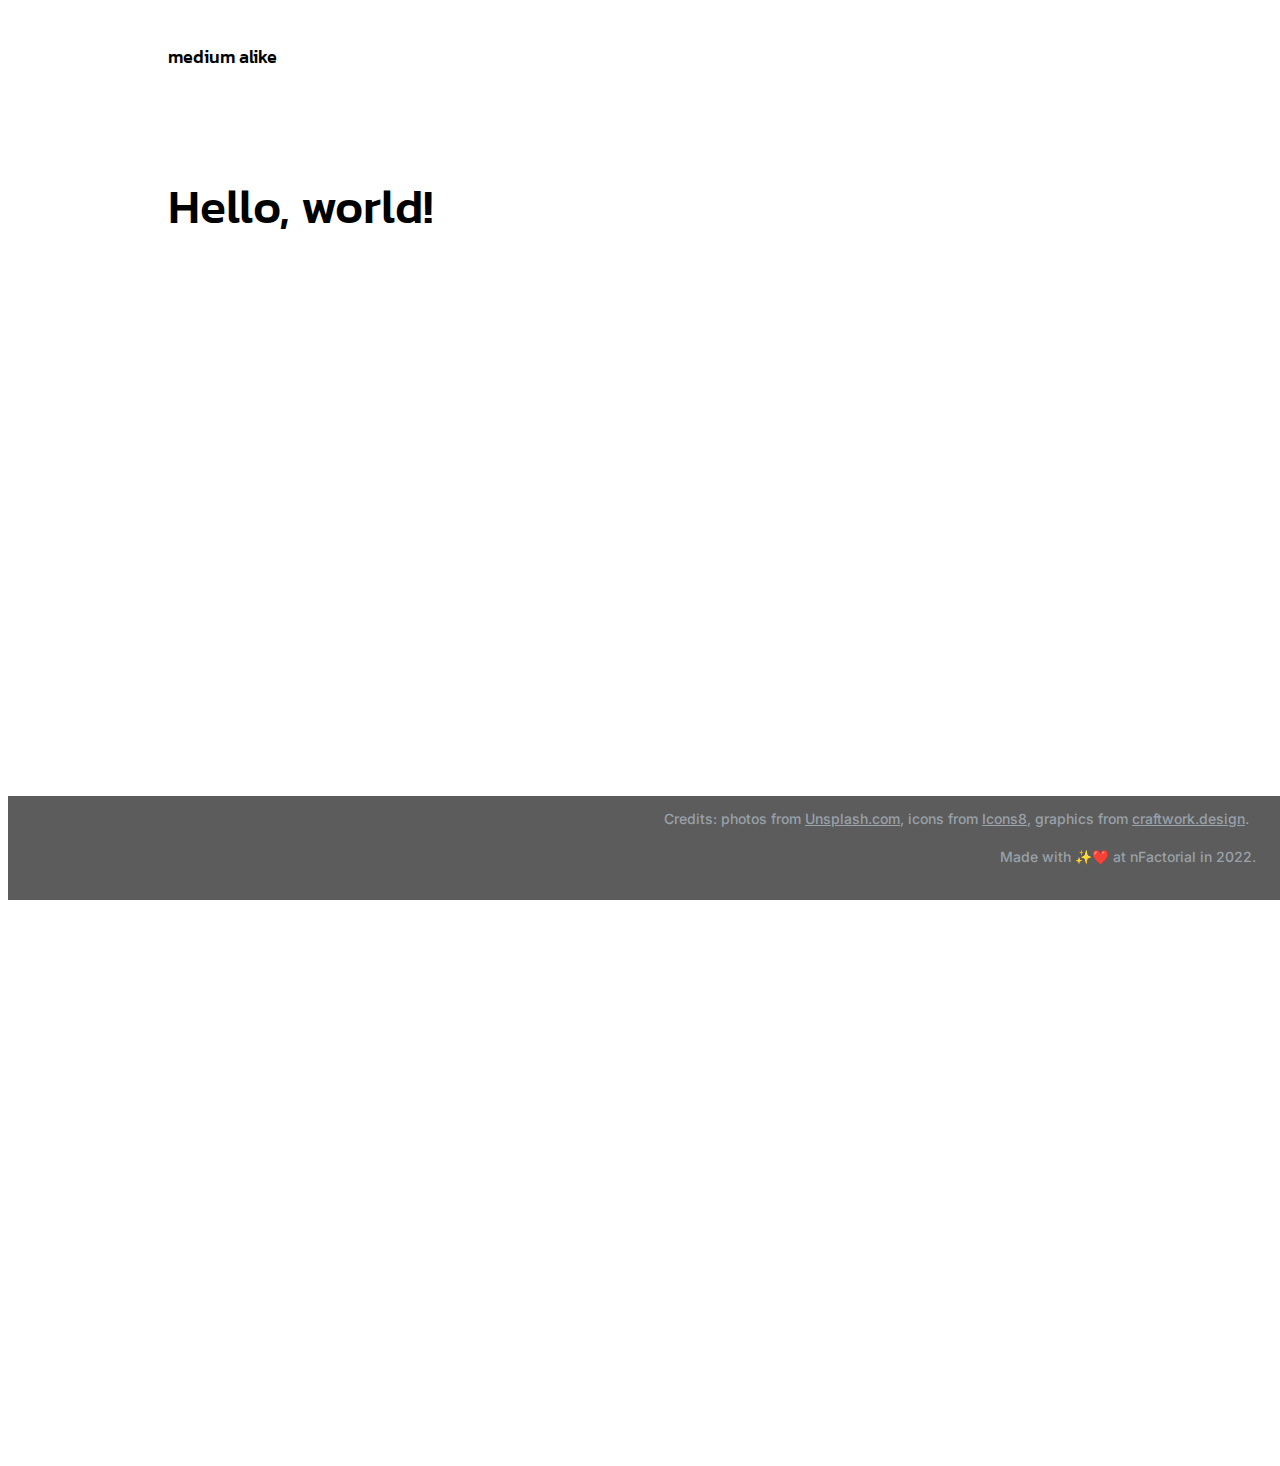
<file: index.html>
<!DOCTYPE html>
<html lang="en">
<head>
    <link rel="stylesheet" type="text/css" href="index.css">
    <meta charset="UTF-8">
    <meta name="viewport" content="width=device-width, initial-scale=1.0">
    <title>Document</title>
</head>
<body>
    
        <header class="headerr">
            <div>medium alike</div> 
        </header>
        <div class="heading">
            <div>Hello, world!</div>
            </div>
        <main>
            <div class="newsList">
        </main>
        <footer class="footer">
            <div class="credits">Credits: photos from&nbsp;<a href="https://unsplash.com/@surface"> Unsplash.com </a> , icons from&nbsp;<a href="https://icons8.com/"> Icons8 </a>, graphics from&nbsp;<a href="https://craftwork.design/checkout/purchase-confirmation/?payment_key=a3ba0d28aa30dfd691cd535acb1f4228"> craftwork.design</a>.</div>
            <div class="nFactorial">Made with ✨❤️ at nFactorial in 2022.</div>
        </footer>
    <script src="./index.js"></script>
</body>
</html>
</file>
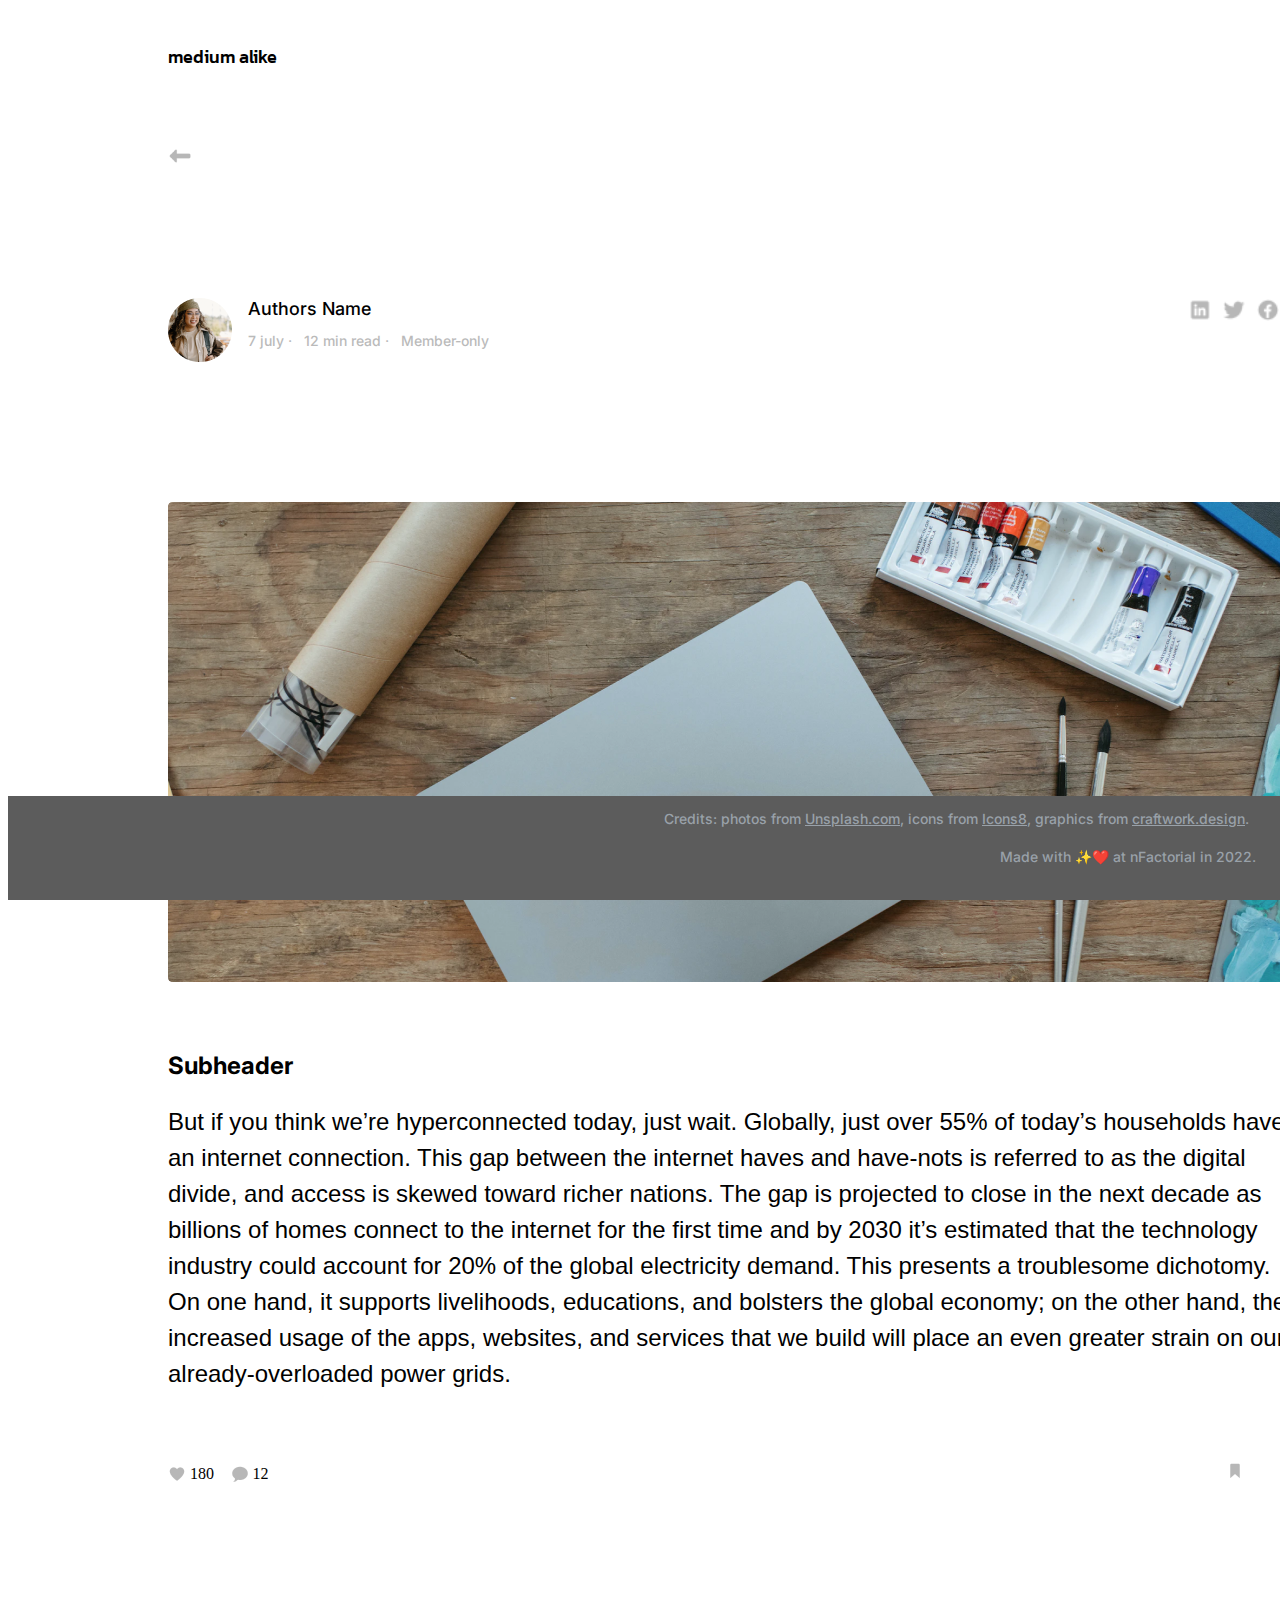
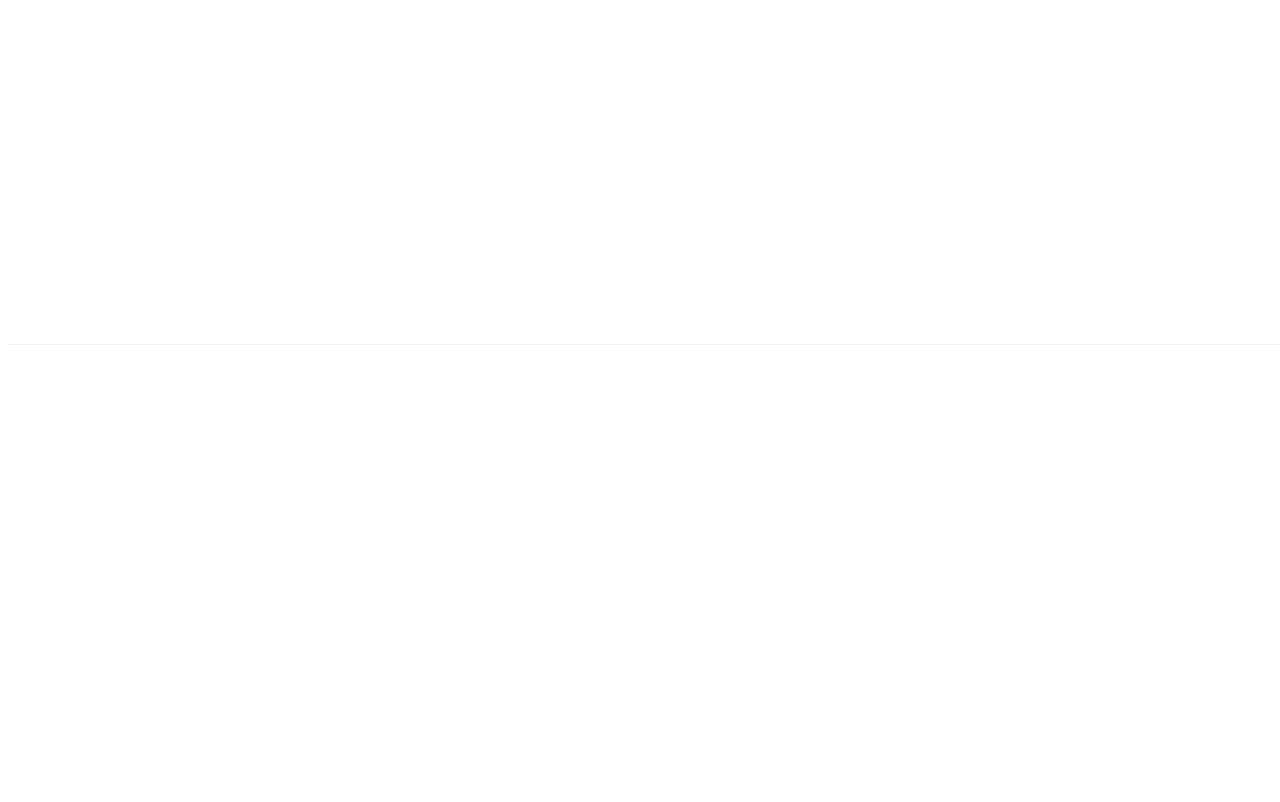
<file: secondPage.html>
<!DOCTYPE html>
<html lang="en">
<head>
    <link rel="stylesheet" type="text/css" href="secondPage.css">
    <meta charset="UTF-8">
    <meta name="viewport" content="width=device-width, initial-scale=1.0">
    <title>Document</title>
</head>
<body>
    <main>
    <header class="headerr">
        <div>medium alike</div> 
    </header>
    <div class="heading">
        <a href="javascript:history.back()"><img class="arrow" src="./images/arrow.png" alt="arrow"></a>
    </div>
    <div class="newsFill">
        <div class="mainFrame">
            <div class="authorsFrame">
                <div class="infoTop">
                    <img class="account" src="./images/account_second.png" alt="account">
                    <div class="info">
                        <p class="authorsName">Authors Name</p>
                        <div class="aboutTime">
                            <p class="date">7 july</p>
                            <div class="dot">&#183</div>  <!-- точка посередине  -->
                            <p class="time">12 min read</p>
                            <div class="dot">&#183</div>  <!-- точка посередине  -->
                            <p class="person">Member-only</p>
                        </div>
                    </div>
                </div>
                <div class="socialMedias">
                    <a href="https://business.linkedin.com/marketing-solutions/cx/24/01/ads-for-linkedin?src=go-pa&trk=sem-ga_campid.20941446400_asid._crid._kw._d.c_tid._n.x_mt._geo.1009815&mcid=7151644080811249667&cid=&gad_source=1&gclid=Cj0KCQiA84CvBhCaARIsAMkAvkJ3-W1SpC9vG3K92wUXj2fKJqBv9wjVgDb3Ir3hVS7BjPOdzfx6vFgaAs0yEALw_wcB&gclsrc=aw.ds&adobe_mc_sdid=SDID%3D2B40F5029F646DBA-1EE1159460771C47%7CMCORGID%3D14215E3D5995C57C0A495C55%40AdobeOrg%7CTS%3D1709210996&adobe_mc_ref=https%3A%2F%2Fwww.google.com%2F"><img class="linkedIn" src="./images/LinkedIn.png" alt="LinkedIn"></a>
                    <a href="https://twitter.com/?lang=ru"><img class="twitter" src="./images/Twitter.png" alt="Twitter"></a>
                    <a href="https://www.facebook.com/?locale=ru_RU"><img class="facebook" src="./images/Facebook Circled.png" alt="Facebook"></a>
                </div>
            </div>
            <div class="descFrame">
                <p class="titleOfText"></p>
            </div>
            <img class="mainImg" src="./images/laptop_second.png" alt="Laptop">
            <div class="lastFrame">
                <div class="mainText">
                    <p class="tTitle">Subheader</p>
                    <p class="text">But if you think we’re hyperconnected today, just wait. Globally, just over 55% of today’s households have an internet connection. This gap between the internet haves and have-nots is referred to as the digital divide, and access is skewed toward richer nations. The gap is projected to close in the next decade as billions of homes connect to the internet for the first time and by 2030 it’s estimated that the technology industry could account for 20% of the global electricity demand. This presents a troublesome dichotomy. On one hand, it supports livelihoods, educations, and bolsters the global economy; on the other hand, the increased usage of the apps, 
                        websites, and services that we build will place an even greater strain on our already-overloaded power grids.</p>
                </div>
                <div class="infoBottom">
                    <div class="reactions">
                        <div class="likes">
                            <img class="heart" src="./images/Heart.png" alt="Likes">
                            <p>180</p>
                        </div>
                        <div class="comments">
                            <img class="coment" src="./images/Speech Bubble.png" alt="Comments">
                            <p>12</p>
                        </div>
                    </div>
                    <div class="marker">
                        <div class="markerZone">
                            <img class="bookMarker" src="./images/Bookmark.png" alt="bookMarker">
                        </div>
                    </div>
                </div>
            </div>
        </div>
    </div>
    <script src="secondPage.js"></script>
</main>
<footer class="footer">
    <div class="credits">Credits: photos from&nbsp;<a href="https://unsplash.com/@surface"> Unsplash.com </a> , icons from&nbsp;<a href="https://icons8.com/"> Icons8 </a>, graphics from&nbsp;<a href="https://craftwork.design/checkout/purchase-confirmation/?payment_key=a3ba0d28aa30dfd691cd535acb1f4228"> craftwork.design</a>.</div>
    <div class="nFactorial">Made with ✨❤️ at nFactorial in 2022.</div>
</footer>
</body>
</html>
</file>
<file: index.css>
@import url('https://fonts.googleapis.com/css2?family=Kanit:ital,wght@0,100;0,200;0,300;0,400;0,500;0,600;0,700;0,800;0,900;1,100;1,200;1,300;1,400;1,500;1,600;1,700;1,800;1,900&display=swap');
@import url('https://fonts.googleapis.com/css2?family=Inter:wght@100..900&family=Kanit:ital,wght@0,100;0,200;0,300;0,400;0,500;0,600;0,700;0,800;0,900;1,100;1,200;1,300;1,400;1,500;1,600;1,700;1,800;1,900&display=swap');

body{
    display: flex;
    flex-direction: column;
    width: 1440px;
}

.headerr{
    display: flex;
    width: 1120px;
    height: 50px;
    padding: 24px 160px 24px 160px;
    gap: 752px;
    align-items: center;
}

.headerr div{
    display: flex;
    width: 1120px;
    height: 22px;
    font-family: 'Kanit', sans-serif;
    font-size: 18px;
    font-weight: 500;
    line-height: 22px;
    text-align: left;
}

.heading{
    width: 1120px;
    height: 120px;
    padding: 40px 160px 40px 160px;
    gap: 752px;

}

.heading div{
    width: 1120px;
    height: 120px;
    font-family: 'Kanit', sans-serif;
    font-size: 48px;
    font-weight: 500;
    line-height: 120px;
    text-align: left;

}

.main{
    display: flex;
    width: 1440px;
}

.newsList{
    display: flex;
    width: 1120px;
    height: 1152px;
    padding: 0px 160px 0px 160px;
    gap: 45px;
    flex-direction: column;

}

.left{
    display: flex;
    width: 755px;
    gap: 90px;
    flex-direction: column;
    justify-content: space-between;

}

.top{
    display: flex;
    width: 693px;
    height: 174px;
    gap: 48px;
    flex-direction: column;
    

}

.infoTop{
    display: flex;
    width: 285px;
    height: 24px;
    gap: 4px;
    flex-direction: row;
    align-items: center;
}

.Auth{
    display: flex;
    width: 94px;
    height: 18px;
    font-family: 'Inter', sans-serif;
    font-size: 14px;
    font-weight: 500;
    line-height: 18px;
    text-align: left;
    text-decoration: none;
    color: rgba(0, 0, 0, 1);
    
}

.topic{
    display: flex;
    width: 87px;
    height: 18px;
    font-family: 'Inter', sans-serif;
    font-size: 14px;
    font-weight: 500;
    line-height: 18px;
    text-align: left;
    text-decoration: none;
    color: rgba(0, 0, 0, 1);
}

.in{
    display: flex;
    width: 12px;
    height: 18px;
    opacity: 0.5px;
    font-family: 'Inter', sans-serif;
    font-size: 14px;
    font-weight: 500;
    line-height: 18px;
    text-align: left;
    color: rgba(120, 120, 120, 1);


}


.dot{
    display: flex;
    width: 12px;
    height: 18px;
    font-family: 'Inter', sans-serif;
    font-size: 14px;
    font-weight: 500;
    line-height: 18px;
    text-align: center;
    color: rgba(0, 0, 0, 1);

}

.date{
    display: flex;
    width: 36px;
    height: 18px;
    opacity: 0.5px;
    font-family: Inter;
    font-size: 14px;
    font-weight: 500;
    line-height: 18px;
    letter-spacing: 0em;
    text-align: left;
    color: rgba(120, 120, 120, 1);

}

.descriptionZone{
    display: flex;
    width: 693px;
    height: 102px;
    gap: 24px;
    flex-wrap: wrap;

}

.titleOfDescription{
    display: flex;
    width: 693px;
    font-family: 'Inter', sans-serif;
    font-size: 28px;
    font-weight: 700;
    line-height: 34px;
    text-align: left;
}

.description{
    display: flex;
    width: 693px;
    height: 44px;
    font-family: 'Inter', sans-serif;
    font-size: 16px;
    font-weight: 400;
    line-height: 22px;
    text-align: left;
    color: rgba(0, 0, 0, 1);

}

.infoBottom{
    display: flex;
    width: 755px;
    height: 30px;
    gap: 325px;
    flex-direction: row;
    justify-content: space-between;
    

}

.Info{
    display: flex;
    width: 365px;
    height: 30px;
    gap: 8px;
    align-items: center;
    justify-content: center;
}

.button{
    display: flex;
    width: 107px;
    height: 30px;
    padding: 6px 16px 6px 16px;
    border-radius: 100px;
    gap: 8px;
    background: linear-gradient(0deg, rgba(8, 30, 52, 0.12), rgba(8, 30, 52, 0.12)),
    linear-gradient(0deg, #FFFBFE, #FFFBFE);
    align-items: center;
    justify-content: center;
    font-family: 'Inter', sans-serif;
    font-size: 14px;
    font-weight: 500;
    line-height: 18px;
    color: rgba(8, 30, 52, 1);
    border: none;
}

.infosDot{
    display: flex;
    width: 12px;
    height: 18px;
    font-family: 'Inter', sans-serif;
    font-size: 14px;
    font-weight: 500;
    line-height: 18px;
    text-align: center;
}

.pText1{
    display: flex;
    width: 77px;
    height: 18px;
    opacity: 0.5px;
    font-family: 'Inter', sans-serif;
    font-size: 14px;
    font-weight: 500;
    line-height: 18px;
    text-align: left;
    color: rgba(127, 127, 127, 1);

}
.pText2{
    display: flex;
    width: 110px;
    height: 18px;
    opacity: 0.5px;
    font-family: 'Inter', sans-serif;
    font-size: 14px;
    font-weight: 500;
    line-height: 18px;
    text-align: left;
    color: rgba(127, 127, 127, 1);

}

.actions{
    display: flex;
    width: 100px;
    height: 24px;
    gap: 14px;

}

.actions div{
    display: flex;
    width: 24px;
    height: 24px;
    background-color:rgba(225, 224, 230, 1);
}

.laptop{
    display: flex;
    width: 265px;
    height: 265px;
    border-radius: 4px;

}

.secondNews{
    display: flex;
    width: 1120px;
    height: 310px;
    padding: 0px 0px 36px 0px;
    gap: 100px;
    flex-direction: row;
    border-bottom: 1px solid rgba(0, 0, 0, 0.2);
}

.thirdNews{
    display: flex;
    width: 1120px;
    gap: 130px;
    flex-direction: row;
    border-bottom: 1px solid rgba(0, 0, 0, 0.2);
}

.tleft{
    display: flex;
    width: 755px;
    gap: 120px;
    flex-direction: column;
    justify-content: space-between;
    padding-bottom: 20px;
}

.ttitleOfDescription{
    display: flex;
    width: 693px;
    height: 60px;
    font-family: 'Inter', sans-serif;
    font-size: 28px;
    font-weight: 700;
    line-height: 34px;
    text-align: left;
    
}

.painting{
    display: flex;
    width: 265px;
    height: 265px;
    border-radius: 4px;
}

.smguy{
    display: flex;
    width: 265px;
    height: 265px;
    border-radius: 4px;
}

.footer{
    display: flex;
    position: fixed;
    bottom: 0;
    width: 100%;
    background-color: #5c5c5c;
    color: #fff;
    padding: 14px 0;
    flex-direction: column;
    justify-content: flex-end;
    align-items: flex-end;
}

.credits{
    display: flex;
    width: 608px;
    height: 38px;
    padding-right: 16px;
    font-family: 'Inter', sans-serif;
    font-size: 14px;
    font-weight: 500;
    line-height: 18px;
    text-align: center;
    color: rgba(153, 161, 169, 1);

}

.nFactorial{
    display: flex;
    width: 272px;
    height: 38px;
    gap: 16px;
    padding-right: 16px;
    font-family: 'Inter', sans-serif;
    font-size: 14px;
    font-weight: 500;
    line-height: 18px;
    text-align: center;
    color:rgba(153, 161, 169, 1);;
}

.footer a{
    display: flex;
    color: rgba(153, 161, 169, 1);
}
</file>
<file: secondPage.css>
@import url('https://fonts.googleapis.com/css2?family=Kanit:ital,wght@0,100;0,200;0,300;0,400;0,500;0,600;0,700;0,800;0,900;1,100;1,200;1,300;1,400;1,500;1,600;1,700;1,800;1,900&display=swap');
@import url('https://fonts.googleapis.com/css2?family=Inter:wght@100..900&family=Kanit:ital,wght@0,100;0,200;0,300;0,400;0,500;0,600;0,700;0,800;0,900;1,100;1,200;1,300;1,400;1,500;1,600;1,700;1,800;1,900&display=swap');
@import url('https://fonts.cdnfonts.com/css/sf-pro-display');
                
body{
    display: flex;
    flex-direction: column;
    width: 1440px;
    height: 2386px;
}

.headerr{
    display: flex;
    width: 1120px;
    height: 50px;
    padding: 24px 160px 24px 160px;
    gap: 752px;
    align-items: center;
}

.headerr div{
    display: flex;
    width: 1120px;
    height: 22px;
    font-family: 'Kanit', sans-serif;
    font-size: 18px;
    font-weight: 500;
    line-height: 22px;
    text-align: left;
}

.heading{
    width: 1120px;
    height: 20px;
    padding: 38px 160px 38px 160px;
    gap: 752px;

}

.heading div{
    width: 24px;
    height: 24px;
    gap: 10px;
    
}

.newsFill{
    display: flex;
    width: 1120px;
    height: 1610px;
    padding: 96px 160px 36px 160px;
    border-bottom: 1px solid rgba(241, 241, 241, 1);


}

.mainFrame{
    display: flex;
    width: 1120px;
    height: 1586px;
    gap: 70px;
    flex-direction: column;
    
}

.authorsFrame{
    display: flex;
    width: 1120px;
    height: 64px;
    gap: 697px;


}

.infoTop{
    display: flex;
    width: 323px;
    height: 64px;
    gap: 16px; 
}

.account{
    display: flex;
    width: 64px;
    height: 64px;

}

.info{
    display: flex;
    width: 243px;
    height: 52px;
    flex-wrap: wrap;
    gap: 12px;
}

.authorsName{
    display: flex;
    width: 124px;
    height: 22px;
    font-family: 'Inter', sans-serif;
    font-size: 18px;
    font-weight: 500;
    text-align: left;
    margin-block-start: 0em;
    margin-block-end: 0em;
    margin-inline-start: 0px;
    margin-inline-end: 0px;
}

.aboutTime {
    display: flex;
    width: 243px;
    height: 18px;
    gap: 4px;
    align-items: center;
    color: rgba(120, 120, 120, 1);
}

.aboutTime p, .aboutTime div {
    height: 18px;
    opacity: 0.5;
    font-family: 'Inter', sans-serif;
    font-size: 14px;
    font-weight: 500;
    line-height: 18px;
    text-align: left;
}

.dot {
    width: 12px;
    text-align: center;
}

.date {
    width: 36px;
}

.time {
    width: 77px;}

.person {
    width: 90px;
}

.socialMedias{
    display: flex;
    width: 100px;
    height: 24px;
    gap: 10px;
}

.socialMedias img{
    display: flex;
    width: 24px;
    height: 24px;
    top: 3px;
    left: 3px;
}

.descFrame{
    display: flex;
    width: 1120px;
    flex-direction: column;
}

.titleOfText{
    display: flex;
    width: 1120px;
    font-family: 'Inter', sans-serif;
    font-size: 34px;
    font-weight: 700;
    text-align: left;  
    margin-block-start: 0em;
    margin-block-end: 0em;
    margin-inline-start: 0px;
    margin-inline-end: 0px; 
}

.descriptionOfText{
    display: flex;
    width: 1120px;
    height: 36px;
    font-family: 'SF Pro Display', sans-serif;
    font-size: 24px;
    font-weight: 400;
    text-align: left;
    
}

.mainImg{
    display: flex;
    width: 1120px;
    height: 480px;
    border-radius: 4px;
    
}

.lastFrame{
    display: flex;
    width: 1120px;
    gap: 70px;
    flex-direction: column;
}

.mainText{
    display: flex;
    width: 1120px;
    gap: 24px;
    flex-direction: column;
}

.tTitle{
    display: flex;
    width: 129px;
    height: 28px;
    font-family: 'Inter', sans-serif;
    font-size: 24px;
    font-weight: 700;
    line-height: 28px;
    text-align: left;
    margin-block-start: 0em;
    margin-block-end: 0em;
    margin-inline-start: 0px;
    margin-inline-end: 0px;
}

.text{
    display: flex;
    width: 1120px;
    font-family: 'SF Pro Display', sans-serif;
    font-size: 24px;
    font-weight: 400;
    line-height: 36px;
    text-align: left;
    margin-block-start: 0em;
    margin-block-end: 0em;
    margin-inline-start: 0px;
    margin-inline-end: 0px;
}

.infoBottom{
    display: flex;
    width: 1120px;
    height: 24px;
    gap: 947px;
    flex-direction: row;
}

.reactions{
    display: flex;
    flex-direction: row;
    width: 111px;
    height: 24px;
    gap: 14px;
}

.likes{
    display: flex;
    width: 53px;
    height: 24px;
    gap: 4px;
    flex-direction: row;
    align-items: center;
}

.comments{
    display: flex;
    width: 53px;
    height: 24px;
    gap: 4px;
    flex-direction: row;  
    align-items: center;  
}

.footer{
    display: flex;
    position: fixed;
    bottom: 0;
    width: 100%;
    background-color: #5c5c5c;
    color: #fff;
    padding: 14px 0;
    flex-direction: column;
    justify-content: flex-end;
    align-items: flex-end;
}

.credits{
    display: flex;
    width: 608px;
    height: 38px;
    padding-right: 16px;
    font-family: 'Inter', sans-serif;
    font-size: 14px;
    font-weight: 500;
    line-height: 18px;
    text-align: center;
    color: rgba(153, 161, 169, 1);

}

.nFactorial{
    display: flex;
    width: 272px;
    height: 38px;
    gap: 16px;
    padding-right: 16px;
    font-family: 'Inter', sans-serif;
    font-size: 14px;
    font-weight: 500;
    line-height: 18px;
    text-align: center;
    color:rgba(153, 161, 169, 1);;
}

.footer a{
    display: flex;
    color: rgba(153, 161, 169, 1);
}
</file>
